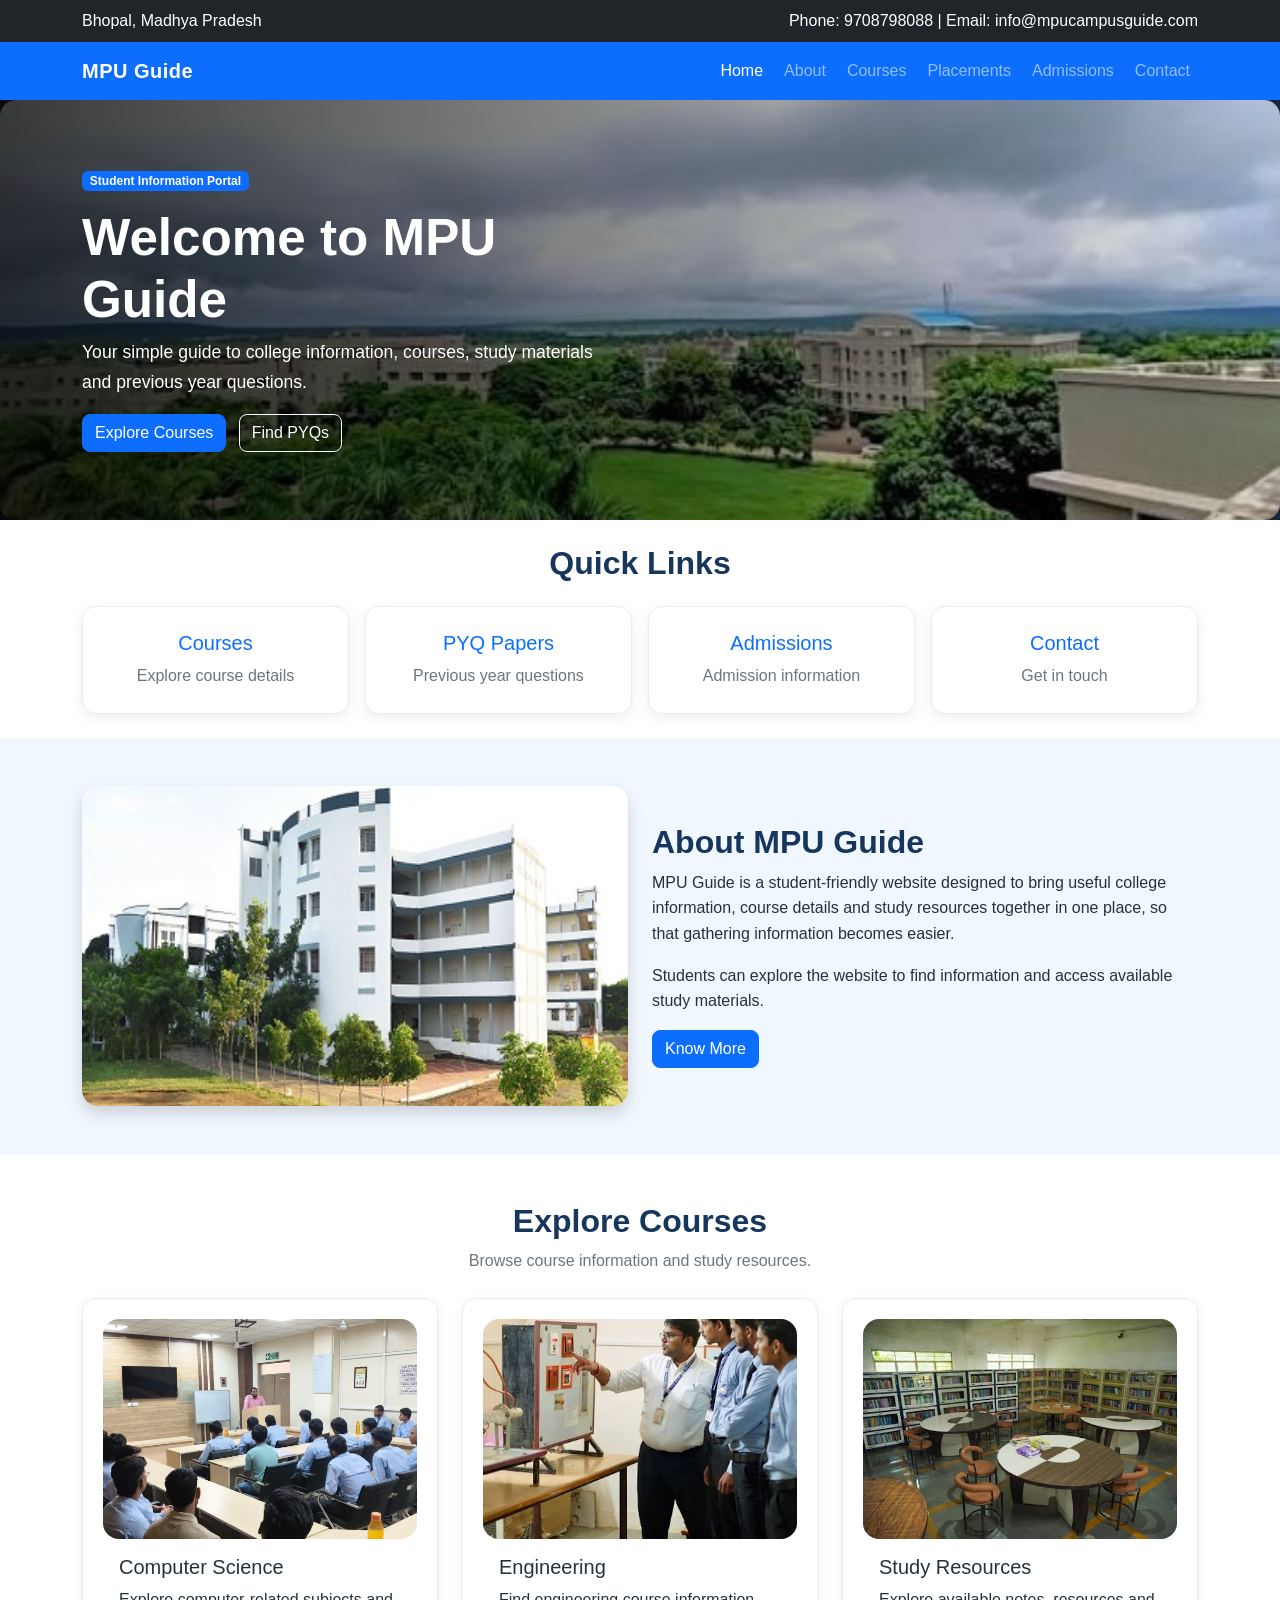
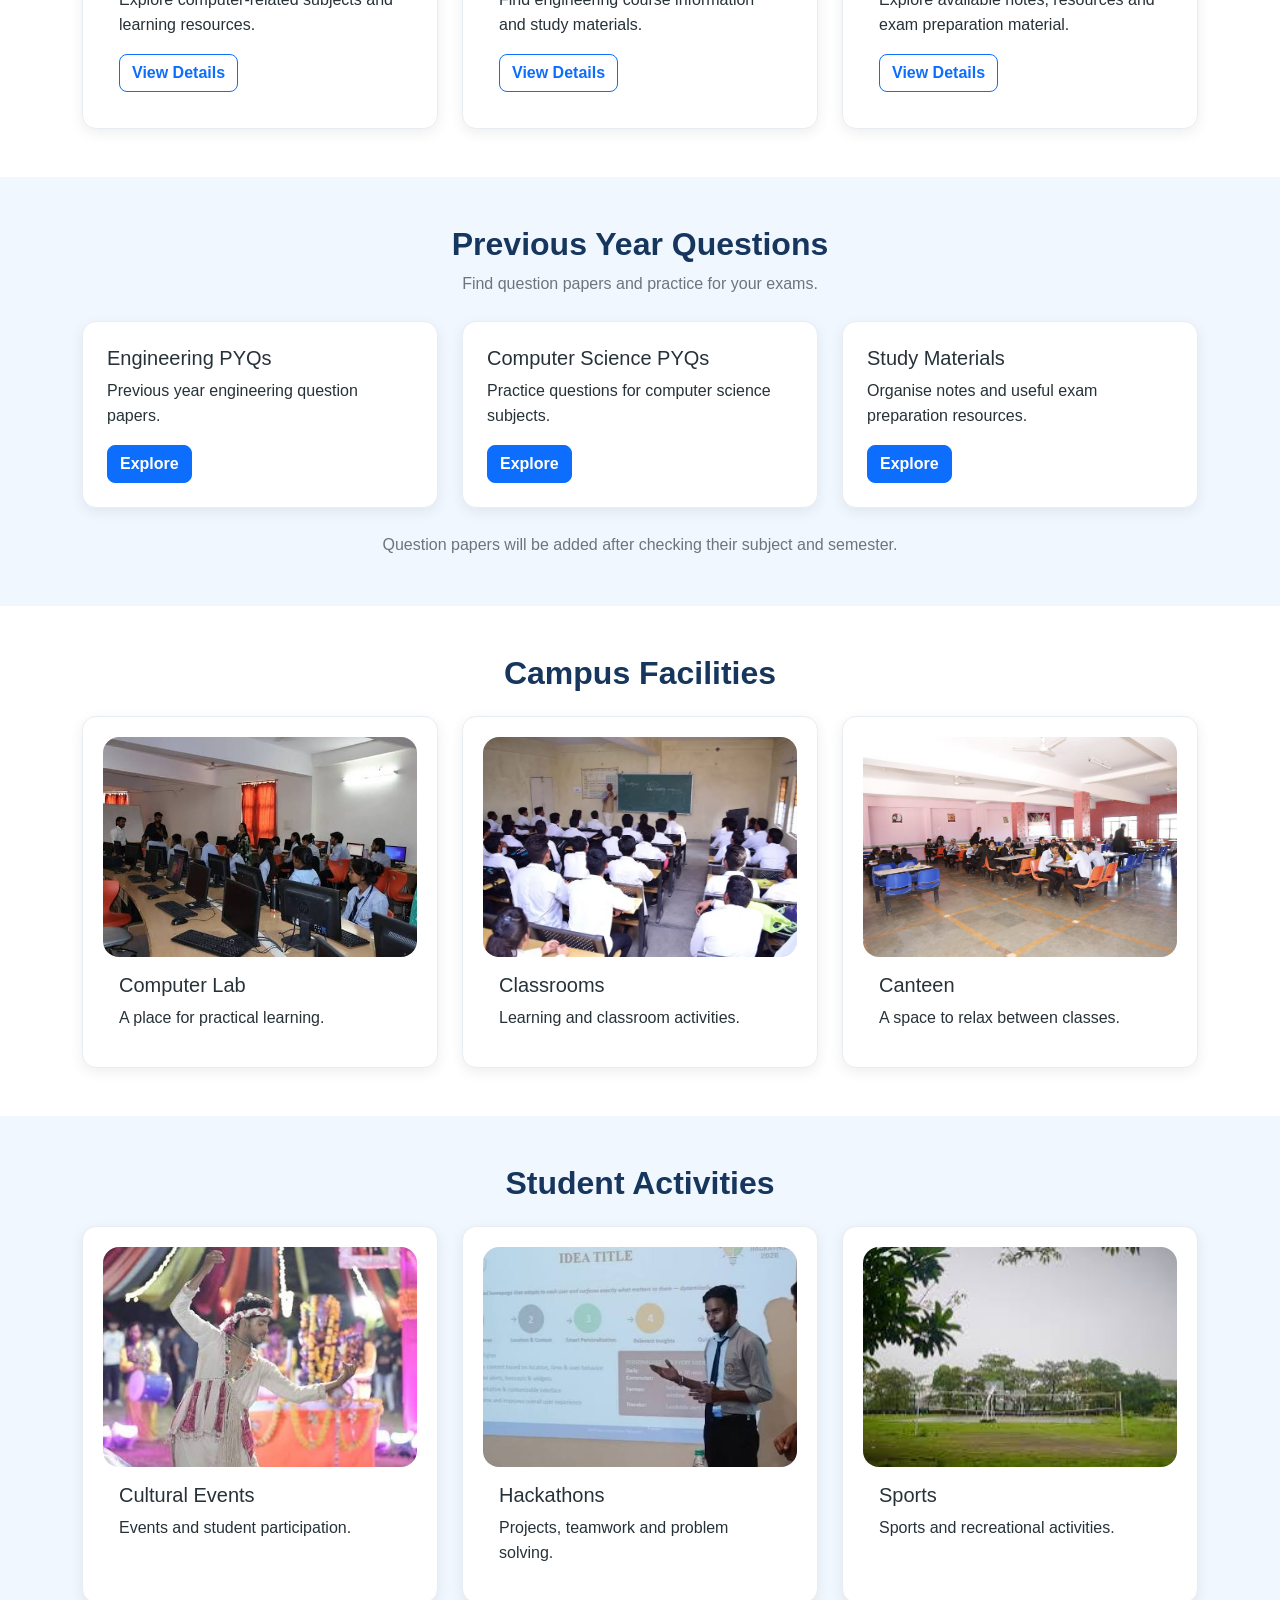
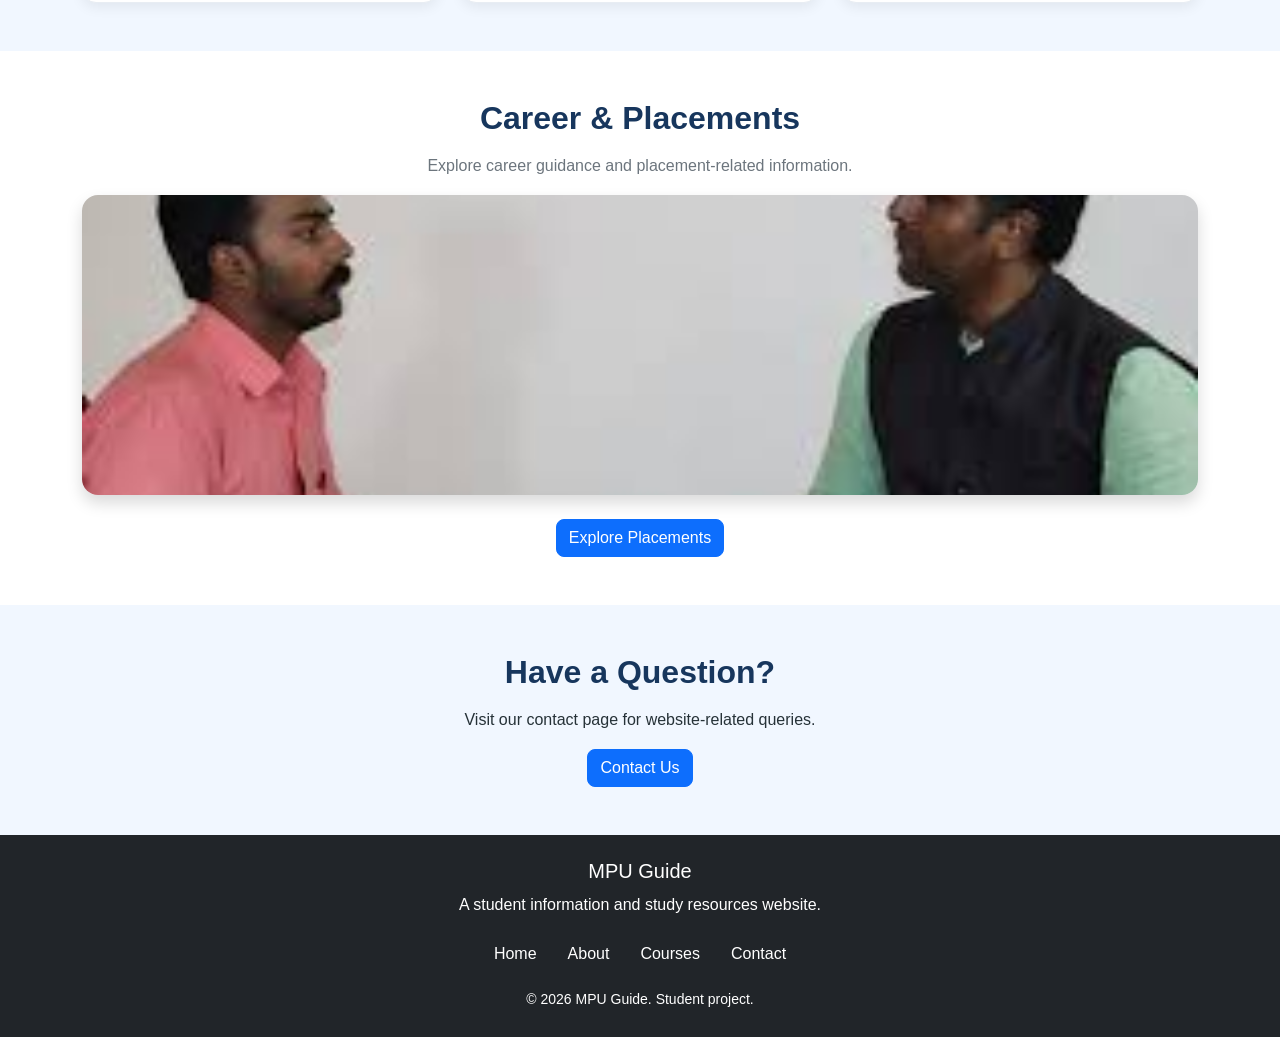
<file: index.html>
<!DOCTYPE html>
<html lang="en">
<head>
  <meta charset="UTF-8">
  <meta name="viewport" content="width=device-width, initial-scale=1.0">
  <title>MPU Guide | Madhyanchal Professional University</title>

  <link href="https://cdn.jsdelivr.net/npm/bootstrap@5.3.3/dist/css/bootstrap.min.css" rel="stylesheet">

  <link rel="stylesheet" href="css/style.css">
</head>
<body>
<!-- Top Bar -->
    <div class="bg-dark text-white py-2">
        <div class="container d-flex justify-content-between flex-wrap">
            <span>Bhopal, Madhya Pradesh</span>
            <span>Phone: 9708798088 | Email: info@mpucampusguide.com</span>
        </div>
    </div>

  <!-- Navigation Bar -->
  <nav class="navbar navbar-expand-lg navbar-dark bg-primary sticky-top">
    <div class="container">
      <a class="navbar-brand fw-bold" href="index.html">MPU Guide</a>

      <button class="navbar-toggler" type="button"
        data-bs-toggle="collapse" data-bs-target="#mainNavbar"
        aria-controls="mainNavbar" aria-expanded="false"
        aria-label="Toggle navigation">
        <span class="navbar-toggler-icon"></span>
      </button>

      <div class="collapse navbar-collapse" id="mainNavbar">
        <ul class="navbar-nav ms-auto">
          <li class="nav-item"><a class="nav-link active" href="index.html">Home</a></li>
          <li class="nav-item"><a class="nav-link" href="about.html">About</a></li>
          <li class="nav-item"><a class="nav-link" href="courses.html">Courses</a></li>
          <li class="nav-item"><a class="nav-link" href="placements.html">Placements</a></li>
          <li class="nav-item"><a class="nav-link" href="admissions.html">Admissions</a></li>
          <li class="nav-item"><a class="nav-link" href="contact.html">Contact</a></li>
        </ul>
      </div>
    </div>
  </nav>
  
<!-- Full Width Campus Hero -->
<section class="campus-hero">
  <img src="campus-aerial.jpg" alt="College Campus" class="hero-image">

  <div class="hero-overlay"></div>

  <div class="container hero-content">
    <span class="badge bg-primary mb-3">Student Information Portal</span>

    <h1>Welcome to MPU Guide</h1>

    <p>
      Your simple guide to college information, courses,
      study materials and previous year questions.
    </p>

    <a href="courses.html" class="btn btn-primary me-2">
      Explore Courses
    </a>

    <a href="#pyq" class="btn btn-outline-light">
      Find PYQs
    </a>
  </div>
</section>

  <!-- Quick Links -->
  <section class="py-4">
    <div class="container">
      <h2 class="text-center fw-bold mb-4">Quick Links</h2>
      <div class="row g-3 text-center">
        <div class="col-6 col-md-3">
          <a href="courses.html" class="content-card d-block text-decoration-none p-4 h-100">
            <h5>Courses</h5>
            <p class="mb-0 text-secondary">Explore course details</p>
          </a>
        </div>
        <div class="col-6 col-md-3">
          <a href="#pyq" class="content-card d-block text-decoration-none p-4 h-100">
            <h5>PYQ Papers</h5>
            <p class="mb-0 text-secondary">Previous year questions</p>
          </a>
        </div>
        <div class="col-6 col-md-3">
          <a href="admissions.html" class="content-card d-block text-decoration-none p-4 h-100">
            <h5>Admissions</h5>
            <p class="mb-0 text-secondary">Admission information</p>
          </a>
        </div>
        <div class="col-6 col-md-3">
          <a href="contact.html" class="content-card d-block text-decoration-none p-4 h-100">
            <h5>Contact</h5>
            <p class="mb-0 text-secondary">Get in touch</p>
          </a>
        </div>
      </div>
    </div>
  </section>

  <!-- About Preview -->
  <section class="py-5 light-section">
    <div class="container">
      <div class="row align-items-center g-4">
        <div class="col-md-6">
          <img src="building.jpg" alt="University Building"
            class="img-fluid rounded-4 shadow w-100"
            style="height:320px; object-fit:cover;">
        </div>
        <div class="col-md-6">
          <h2 class="fw-bold">About MPU Guide</h2>
          <p>
            MPU Guide is a student-friendly website designed to bring
            useful college information, course details and study resources
            together in one place, so that gathering information becomes easier.
          </p>
          <p>
            Students can explore the website to find information
            and access available study materials.
          </p>
          <a href="about.html" class="btn btn-primary">Know More</a>
        </div>
      </div>
    </div>
  </section>

  <!-- Courses -->
  <section class="py-5">
    <div class="container">
      <h2 class="text-center fw-bold mb-2">Explore Courses</h2>
      <p class="text-center text-secondary mb-4">
        Browse course information and study resources.
      </p>

      <div class="row g-4">
        <div class="col-md-4">
          <div class="content-card h-100 overflow-hidden">
            <img src="cse-course.jpg" alt="Computer Science"
              class="w-100" style="height:220px; object-fit:cover;">
            <div class="p-3">
              <h5>Computer Science</h5>
              <p>Explore computer-related subjects and learning resources.</p>
              <a href="courses.html" class="btn btn-outline-primary">View Details</a>
            </div>
          </div>
        </div>

        <div class="col-md-4">
          <div class="content-card h-100 overflow-hidden">
            <img src="electronics-lab.jfif" alt="Engineering Lab"
              class="w-100" style="height:220px; object-fit:cover;">
            <div class="p-3">
              <h5>Engineering</h5>
              <p>Find engineering course information and study materials.</p>
              <a href="courses.html" class="btn btn-outline-primary">View Details</a>
            </div>
          </div>
        </div>

        <div class="col-md-4">
          <div class="content-card h-100 overflow-hidden">
            <img src="library.jfif" alt="College Library"
              class="w-100" style="height:220px; object-fit:cover;">
            <div class="p-3">
              <h5>Study Resources</h5>
              <p>Explore available notes, resources and exam preparation material.</p>
              <a href="courses.html" class="btn btn-outline-primary">View Details</a>
            </div>
          </div>
        </div>
      </div>
    </div>
  </section>

  <!-- Previous Year Questions -->
  <section class="py-5 light-section" id="pyq">
    <div class="container">
      <h2 class="text-center fw-bold mb-2">Previous Year Questions</h2>
      <p class="text-center text-secondary mb-4">
        Find question papers and practice for your exams.
      </p>

      <div class="row g-4">
        <div class="col-md-4">
          <div class="content-card p-4 h-100">
            <h5>Engineering PYQs</h5>
            <p>Previous year engineering question papers.</p>
            <a href="courses.html" class="btn btn-primary">Explore</a>
          </div>
        </div>
        <div class="col-md-4">
          <div class="content-card p-4 h-100">
            <h5>Computer Science PYQs</h5>
            <p>Practice questions for computer science subjects.</p>
            <a href="courses.html" class="btn btn-primary">Explore</a>
          </div>
        </div>
        <div class="col-md-4">
          <div class="content-card p-4 h-100">
            <h5>Study Materials</h5>
            <p>Organise notes and useful exam preparation resources.</p>
            <a href="courses.html" class="btn btn-primary">Explore</a>
          </div>
        </div>
      </div>
      <p class="text-center text-secondary mt-4 mb-0">
        Question papers will be added after checking their subject and semester.
      </p>
    </div>
  </section>

  <!-- Campus Facilities -->
  <section class="py-5">
    <div class="container">
      <h2 class="text-center fw-bold mb-4">Campus Facilities</h2>
      <div class="row g-4">
        <div class="col-md-4">
          <div class="content-card overflow-hidden h-100">
            <img src="computer-lab.jfif" alt="Computer Lab"
              class="w-100" style="height:220px; object-fit:cover;">
            <div class="p-3"><h5>Computer Lab</h5><p class="mb-0">A place for practical learning.</p></div>
          </div>
        </div>
        <div class="col-md-4">
          <div class="content-card overflow-hidden h-100">
            <img src="classroom.webp" alt="Classroom"
              class="w-100" style="height:220px; object-fit:cover;">
            <div class="p-3"><h5>Classrooms</h5><p class="mb-0">Learning and classroom activities.</p></div>
          </div>
        </div>
        <div class="col-md-4">
          <div class="content-card overflow-hidden h-100">
            <img src="canteen.jpg" alt="Canteen"
              class="w-100" style="height:220px; object-fit:cover;">
            <div class="p-3"><h5>Canteen</h5><p class="mb-0">A space to relax between classes.</p></div>
          </div>
        </div>
      </div>
    </div>
  </section>

  <!-- Student Activities -->
  <section class="py-5 light-section">
    <div class="container">
      <h2 class="text-center fw-bold mb-4">Student Activities</h2>
      <div class="row g-4">
        <div class="col-md-4">
          <div class="content-card overflow-hidden h-100">
            <img src="cultural-event.jfif" alt="Cultural Event"
              class="w-100" style="height:220px; object-fit:cover;">
            <div class="p-3"><h5>Cultural Events</h5><p class="mb-0">Events and student participation.</p></div>
          </div>
        </div>
        <div class="col-md-4">
          <div class="content-card overflow-hidden h-100">
            <img src="hackathon.jfif" alt="Hackathon"
              class="w-100" style="height:220px; object-fit:cover;">
            <div class="p-3"><h5>Hackathons</h5><p class="mb-0">Projects, teamwork and problem solving.</p></div>
          </div>
        </div>
        <div class="col-md-4">
          <div class="content-card overflow-hidden h-100">
            <img src="sports-ground.jfif" alt="Sports Ground"
              class="w-100" style="height:220px; object-fit:cover;">
            <div class="p-3"><h5>Sports</h5><p class="mb-0">Sports and recreational activities.</p></div>
          </div>
        </div>
      </div>
    </div>
  </section>

  <!-- Placements Preview -->
  <section class="py-5">
    <div class="container text-center">
      <h2 class="fw-bold mb-3">Career & Placements</h2>
      <p class="text-secondary">
        Explore career guidance and placement-related information.
      </p>
      <img src="placement-interview.jfif" alt="Placement Interview"
        class="img-fluid rounded-4 shadow mb-4"
        style="max-height:300px; width:100%; object-fit:cover;">
      <div>
        <a href="placements.html" class="btn btn-primary">Explore Placements</a>
      </div>
    </div>
  </section>

  <!-- Contact Preview -->
  <section class="py-5 light-section">
    <div class="container text-center">
      <h2 class="fw-bold mb-3">Have a Question?</h2>
      <p>Visit our contact page for website-related queries.</p>
      <a href="contact.html" class="btn btn-primary">Contact Us</a>
    </div>
  </section>

  <!-- Footer -->
  <footer class="site-footer bg-dark text-white py-4">
    <div class="container text-center">
      <h5>MPU Guide</h5>
      <p class="mb-2">A student information and study resources website.</p>
      <div class="footer-links mb-3">
        <a href="index.html" class="text-white mx-2">Home</a>
        <a href="about.html" class="text-white mx-2">About</a>
        <a href="courses.html" class="text-white mx-2">Courses</a>
        <a href="contact.html" class="text-white mx-2">Contact</a>
      </div>
      <small>&copy; 2026 MPU Guide. Student project.</small>
    </div>
  </footer>

  <script src="https://cdn.jsdelivr.net/npm/bootstrap@5.3.3/dist/js/bootstrap.bundle.min.js"></script>

<script>
  const hero = document.querySelector(".campus-hero");

  if (hero) {
    let lastRipple = 0;

    hero.addEventListener("mousemove", function (event) {
      const now = Date.now();

      // Bahut zyada ripples ek saath banne se rokta hai
      if (now - lastRipple < 100) return;
      lastRipple = now;

      const rect = hero.getBoundingClientRect();
      const ripple = document.createElement("span");

      ripple.className = "water-ripple";
      ripple.style.left = (event.clientX - rect.left) + "px";
      ripple.style.top = (event.clientY - rect.top) + "px";

      hero.appendChild(ripple);

      setTimeout(function () {
        ripple.remove();
      }, 1300);
    });
  }
</script>
</body>
</html>
</file>
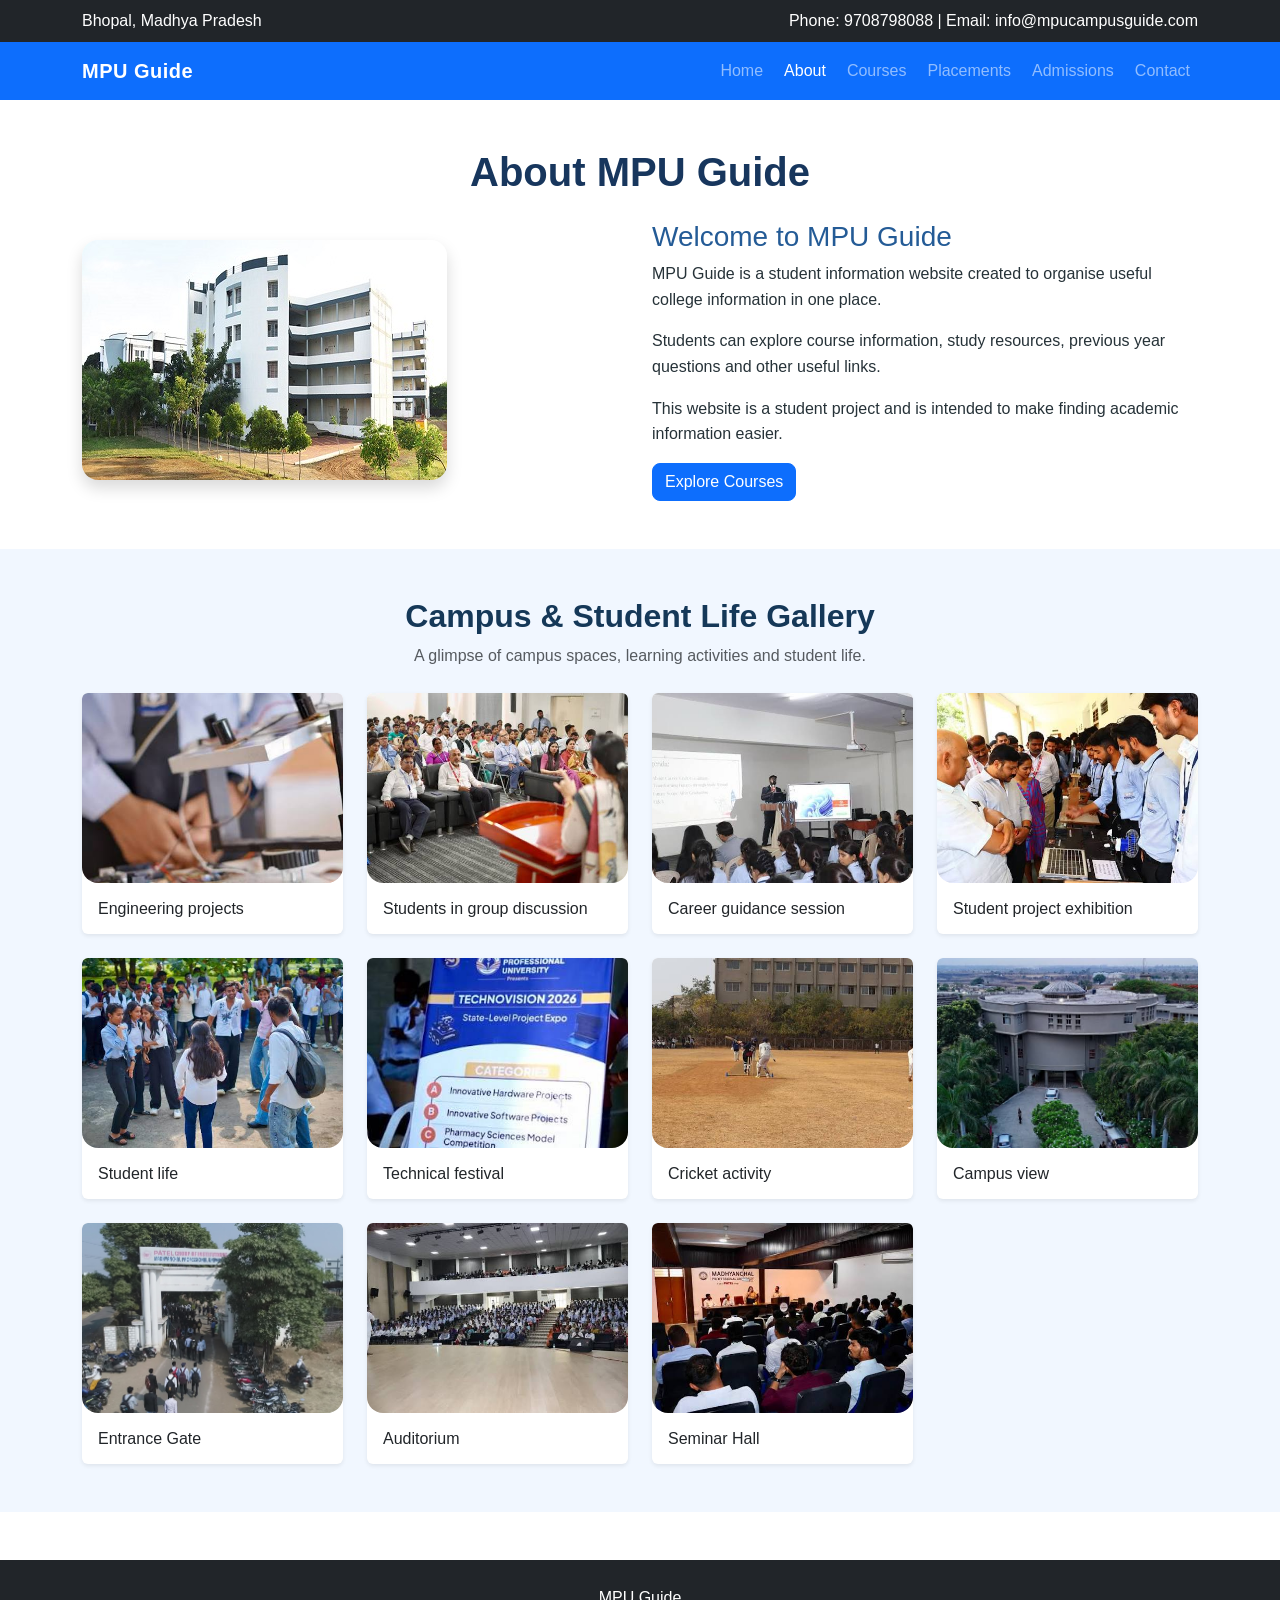
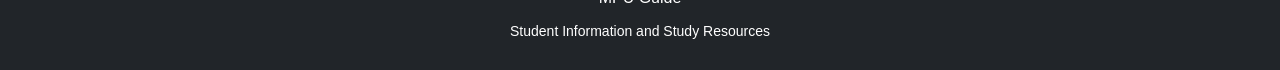
<file: about.html>
<!DOCTYPE html>
<html lang="en">
<head>
  <meta charset="UTF-8">
  <meta name="viewport" content="width=device-width, initial-scale=1.0">
  <title>About | MPU Guide</title>
  <link href="https://cdn.jsdelivr.net/npm/bootstrap@5.3.3/dist/css/bootstrap.min.css" rel="stylesheet">
  <link rel="stylesheet" href="css/style.css">
</head>
<body>
<!-- Top Bar -->
    <div class="bg-dark text-white py-2">
        <div class="container d-flex justify-content-between flex-wrap">
            <span>Bhopal, Madhya Pradesh</span>
            <span>Phone: 9708798088 | Email: info@mpucampusguide.com</span>
        </div>
    </div>

<nav class="navbar navbar-expand-lg navbar-dark bg-primary">
  <div class="container">
    <a class="navbar-brand fw-bold" href="index.html">MPU Guide</a>
    <button class="navbar-toggler" data-bs-toggle="collapse" data-bs-target="#nav">
      <span class="navbar-toggler-icon"></span>
    </button>
    <div class="collapse navbar-collapse" id="nav">
      <ul class="navbar-nav ms-auto">
        <li class="nav-item"><a class="nav-link" href="index.html">Home</a></li>
        <li class="nav-item"><a class="nav-link active" href="about.html">About</a></li>
        <li class="nav-item"><a class="nav-link" href="courses.html">Courses</a></li>
        <li class="nav-item"><a class="nav-link" href="placements.html">Placements</a></li>
        <li class="nav-item"><a class="nav-link" href="admissions.html">Admissions</a></li>
        <li class="nav-item"><a class="nav-link" href="contact.html">Contact</a></li>
      </ul>
    </div>
  </div>
</nav>

<section class="py-5">
  <div class="container">
    <h1 class="text-center fw-bold mb-4">About MPU Guide</h1>
    <div class="row align-items-center g-4">
      <div class="col-md-6">
        <img src="building.jpg" alt="University Building"
             class="img-fluid rounded-4 shadow">
      </div>
      <div class="col-md-6">
        <h3>Welcome to MPU Guide</h3>
        <p>MPU Guide is a student information website created to organise useful college information in one place.</p>
        <p>Students can explore course information, study resources, previous year questions and other useful links.</p>
        <p>This website is a student project and is intended to make finding academic information easier.</p>
        <a href="courses.html" class="btn btn-primary">Explore Courses</a>
      </div>
    </div>
  </div>
</section>


<!-- Photo Gallery: Campus & Facilities -->



<section class="section-padding light-section py-5">
  <div class="container">
    <div class="text-center mb-4">
      <h2 class="section-title">Campus & Student Life Gallery</h2>
      <p class="text-muted">A glimpse of campus spaces, learning activities and student life.</p>
    </div>
    <div class="row g-4">
      <div class="col-6 col-md-4 col-lg-3">
        <div class="card h-100 border-0 shadow-sm overflow-hidden">
          <img src="engineering-projects.jfif" alt="Engineering projects" class="card-img-top" style="height:190px; object-fit:cover;">
          <div class="card-body py-3"><h6 class="card-title mb-0">Engineering projects</h6></div>
        </div>
      </div>
      <div class="col-6 col-md-4 col-lg-3">
        <div class="card h-100 border-0 shadow-sm overflow-hidden">
          <img src="group-discussion.jfif" alt="Students in group discussion" class="card-img-top" style="height:190px; object-fit:cover;">
          <div class="card-body py-3"><h6 class="card-title mb-0">Students in group discussion</h6></div>
        </div>
      </div>
      <div class="col-6 col-md-4 col-lg-3">
        <div class="card h-100 border-0 shadow-sm overflow-hidden">
          <img src="career-guidance.jfif" alt="Career guidance session" class="card-img-top" style="height:190px; object-fit:cover;">
          <div class="card-body py-3"><h6 class="card-title mb-0">Career guidance session</h6></div>
        </div>
      </div>
      <div class="col-6 col-md-4 col-lg-3">
        <div class="card h-100 border-0 shadow-sm overflow-hidden">
          <img src="project-exhibition.jfif" alt="Student project exhibition" class="card-img-top" style="height:190px; object-fit:cover;">
          <div class="card-body py-3"><h6 class="card-title mb-0">Student project exhibition</h6></div>
        </div>
      </div>
      <div class="col-6 col-md-4 col-lg-3">
        <div class="card h-100 border-0 shadow-sm overflow-hidden">
          <img src="student-life.jfif" alt="Student life" class="card-img-top" style="height:190px; object-fit:cover;">
          <div class="card-body py-3"><h6 class="card-title mb-0">Student life</h6></div>
        </div>
      </div>
      <div class="col-6 col-md-4 col-lg-3">
        <div class="card h-100 border-0 shadow-sm overflow-hidden">
          <img src="technical-fest.jfif" alt="Technical festival" class="card-img-top" style="height:190px; object-fit:cover;">
          <div class="card-body py-3"><h6 class="card-title mb-0">Technical festival</h6></div>
        </div>
      </div>
      <div class="col-6 col-md-4 col-lg-3">
        <div class="card h-100 border-0 shadow-sm overflow-hidden">
          <img src="cricket.jfif" alt="Cricket activity" class="card-img-top" style="height:190px; object-fit:cover;">
          <div class="card-body py-3"><h6 class="card-title mb-0">Cricket activity</h6></div>
        </div>
      </div>
      <div class="col-6 col-md-4 col-lg-3">
        <div class="card h-100 border-0 shadow-sm overflow-hidden">
          <img src="campus.jfif" alt="Campus view" class="card-img-top" style="height:190px; object-fit:cover;">
          <div class="card-body py-3"><h6 class="card-title mb-0">Campus view</h6></div>
        </div>
      </div>
      <div class="col-6 col-md-4 col-lg-3">
        <div class="card h-100 border-0 shadow-sm overflow-hidden">
          <img src="entrance-gate.avif" alt="Entrance Gate" class="card-img-top" style="height:190px; object-fit:cover;">
          <div class="card-body py-3"><h6 class="card-title mb-0">Entrance Gate</h6></div>
        </div>
      </div>
      <div class="col-6 col-md-4 col-lg-3">
        <div class="card h-100 border-0 shadow-sm overflow-hidden">
          <img src="auditorium.jfif" alt="Auditorium" class="card-img-top" style="height:190px; object-fit:cover;">
          <div class="card-body py-3"><h6 class="card-title mb-0">Auditorium</h6></div>
        </div>
      </div>
      <div class="col-6 col-md-4 col-lg-3">
        <div class="card h-100 border-0 shadow-sm overflow-hidden">
          <img src="seminar-hall.jfif" alt="Seminar Hall" class="card-img-top" style="height:190px; object-fit:cover;">
          <div class="card-body py-3"><h6 class="card-title mb-0">Seminar Hall</h6></div>
        </div>
      </div>
    </div>
  </div>
</section>

<footer class="site-footer bg-dark text-white text-center py-4 mt-5">
  <div class="container">
    <p class="mb-1">MPU Guide</p>
    <small>Student Information and Study Resources</small>
  </div>
</footer>

<script src="https://cdn.jsdelivr.net/npm/bootstrap@5.3.3/dist/js/bootstrap.bundle.min.js"></script>
</body>
</html>
</file>
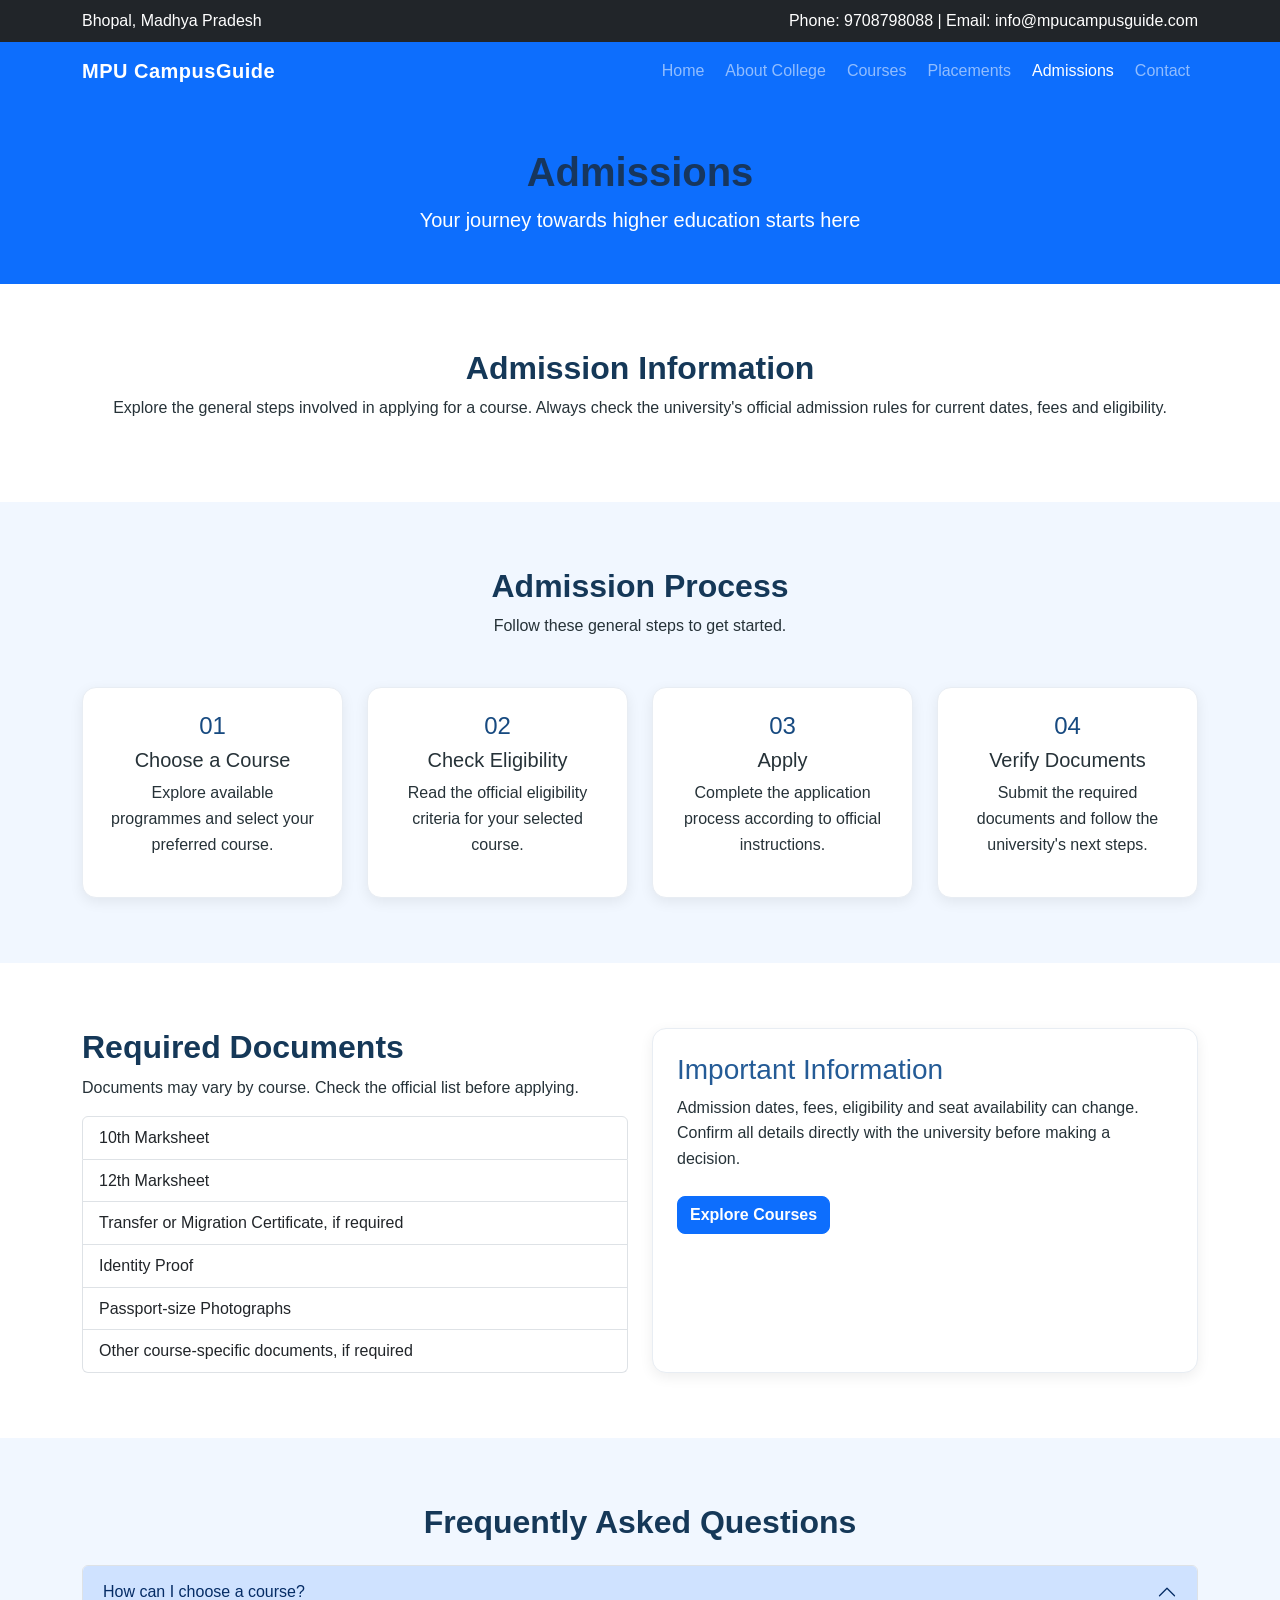
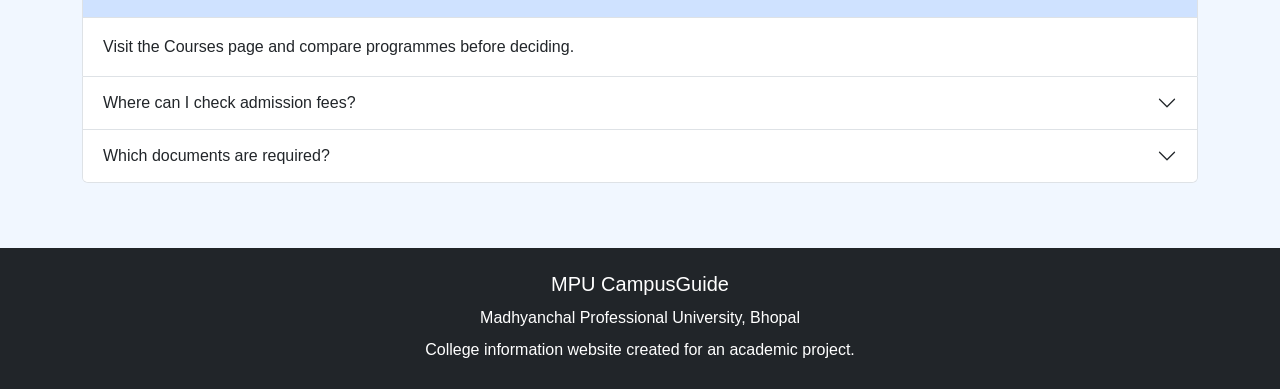
<file: admissions.html>
<!DOCTYPE html>
<html lang="en">
<head>
    <meta charset="UTF-8">
    <meta name="viewport" content="width=device-width, initial-scale=1.0">
    <title>Admissions | MPU CampusGuide</title>

    <link href="https://cdn.jsdelivr.net/npm/bootstrap@5.3.3/dist/css/bootstrap.min.css" rel="stylesheet">
    <link rel="stylesheet" href="css/style.css">
</head>
<body>

    <!-- Top Bar -->
    <div class="bg-dark text-white py-2">
        <div class="container d-flex justify-content-between flex-wrap">
            <span>Bhopal, Madhya Pradesh</span>
            <span>Phone: 9708798088 | Email: info@mpucampusguide.com</span>
        </div>
    </div>

    <!-- Navbar -->
    <nav class="navbar navbar-expand-lg navbar-dark bg-primary">
        <div class="container">
            <a class="navbar-brand fw-bold" href="index.html">MPU CampusGuide</a>

            <button class="navbar-toggler" type="button"
                data-bs-toggle="collapse" data-bs-target="#navbarMenu"
                aria-controls="navbarMenu" aria-expanded="false"
                aria-label="Toggle navigation">
                <span class="navbar-toggler-icon"></span>
            </button>

            <div class="collapse navbar-collapse" id="navbarMenu">
                <ul class="navbar-nav ms-auto">
                    <li class="nav-item"><a class="nav-link" href="index.html">Home</a></li>
                    <li class="nav-item"><a class="nav-link" href="about.html">About College</a></li>
                    <li class="nav-item"><a class="nav-link" href="courses.html">Courses</a></li>
                    <li class="nav-item"><a class="nav-link" href="placements.html">Placements</a></li>
                    <li class="nav-item"><a class="nav-link active" href="admissions.html">Admissions</a></li>
                    <li class="nav-item"><a class="nav-link" href="contact.html">Contact</a></li>
                </ul>
            </div>
        </div>
    </nav>

    <!-- Page Heading -->
    <section class="bg-primary text-white text-center py-5">
        <div class="container">
            <h1 class="fw-bold">Admissions</h1>
            <p class="lead mb-0">Your journey towards higher education starts here</p>
        </div>
    </section>

    <!-- Introduction -->
    <section class="section-padding">
        <div class="container text-center">
            <h2 class="section-title">Admission Information</h2>
            <p>
                Explore the general steps involved in applying for a course.
                Always check the university's official admission rules for
                current dates, fees and eligibility.
            </p>
        </div>
    </section>

    <!-- Admission Process -->
    <section class="light-section section-padding">
        <div class="container">
            <div class="text-center mb-5">
                <h2 class="section-title">Admission Process</h2>
                <p>Follow these general steps to get started.</p>
            </div>

            <div class="row g-4">
                <div class="col-md-3">
                    <div class="content-card h-100 p-4 text-center">
                        <h4>01</h4>
                        <h5>Choose a Course</h5>
                        <p>Explore available programmes and select your preferred course.</p>
                    </div>
                </div>

                <div class="col-md-3">
                    <div class="content-card h-100 p-4 text-center">
                        <h4>02</h4>
                        <h5>Check Eligibility</h5>
                        <p>Read the official eligibility criteria for your selected course.</p>
                    </div>
                </div>

                <div class="col-md-3">
                    <div class="content-card h-100 p-4 text-center">
                        <h4>03</h4>
                        <h5>Apply</h5>
                        <p>Complete the application process according to official instructions.</p>
                    </div>
                </div>

                <div class="col-md-3">
                    <div class="content-card h-100 p-4 text-center">
                        <h4>04</h4>
                        <h5>Verify Documents</h5>
                        <p>Submit the required documents and follow the university's next steps.</p>
                    </div>
                </div>
            </div>
        </div>
    </section>

    <!-- Required Documents -->
    <section class="section-padding">
        <div class="container">
            <div class="row g-4">
                <div class="col-md-6">
                    <h2 class="section-title">Required Documents</h2>
                    <p>Documents may vary by course. Check the official list before applying.</p>

                    <ul class="list-group">
                        <li class="list-group-item">10th Marksheet</li>
                        <li class="list-group-item">12th Marksheet</li>
                        <li class="list-group-item">Transfer or Migration Certificate, if required</li>
                        <li class="list-group-item">Identity Proof</li>
                        <li class="list-group-item">Passport-size Photographs</li>
                        <li class="list-group-item">Other course-specific documents, if required</li>
                    </ul>
                </div>

                <div class="col-md-6">
                    <div class="content-card p-4 h-100">
                        <h3>Important Information</h3>
                        <p>
                            Admission dates, fees, eligibility and seat availability
                            can change. Confirm all details directly with the university
                            before making a decision.
                        </p>
                        <a href="courses.html" class="btn btn-primary mt-2">
                            Explore Courses
                        </a>
                    </div>
                </div>
            </div>
        </div>
    </section>

    <!-- FAQs -->
    <section class="light-section section-padding">
        <div class="container">
            <div class="text-center mb-4">
                <h2 class="section-title">Frequently Asked Questions</h2>
            </div>

            <div class="accordion" id="admissionFAQ">

                <div class="accordion-item">
                    <h2 class="accordion-header">
                        <button class="accordion-button" type="button"
                            data-bs-toggle="collapse" data-bs-target="#faqOne"
                            aria-expanded="true" aria-controls="faqOne">
                            How can I choose a course?
                        </button>
                    </h2>
                    <div id="faqOne" class="accordion-collapse collapse show"
                        data-bs-parent="#admissionFAQ">
                        <div class="accordion-body">
                            Visit the Courses page and compare programmes before deciding.
                        </div>
                    </div>
                </div>

                <div class="accordion-item">
                    <h2 class="accordion-header">
                        <button class="accordion-button collapsed" type="button"
                            data-bs-toggle="collapse" data-bs-target="#faqTwo"
                            aria-expanded="false" aria-controls="faqTwo">
                            Where can I check admission fees?
                        </button>
                    </h2>
                    <div id="faqTwo" class="accordion-collapse collapse"
                        data-bs-parent="#admissionFAQ">
                        <div class="accordion-body">
                            Check the university's official website or contact its admission office.
                        </div>
                    </div>
                </div>

                <div class="accordion-item">
                    <h2 class="accordion-header">
                        <button class="accordion-button collapsed" type="button"
                            data-bs-toggle="collapse" data-bs-target="#faqThree"
                            aria-expanded="false" aria-controls="faqThree">
                            Which documents are required?
                        </button>
                    </h2>
                    <div id="faqThree" class="accordion-collapse collapse"
                        data-bs-parent="#admissionFAQ">
                        <div class="accordion-body">
                            Requirements depend on the course. Confirm the latest list with the university.
                        </div>
                    </div>
                </div>

            </div>
        </div>
    </section>

    <!-- Footer -->
    
<!-- Photo Gallery: Campus Life & Activities -->


<footer class="site-footer bg-dark text-white text-center py-4">
        <div class="container">
            <h5>MPU CampusGuide</h5>
            <p class="mb-1">Madhyanchal Professional University, Bhopal</p>
            <p class="mb-0">College information website created for an academic project.</p>
        </div>
    </footer>

    <script src="https://cdn.jsdelivr.net/npm/bootstrap@5.3.3/dist/js/bootstrap.bundle.min.js"></script>
</body>
</html>
</file>
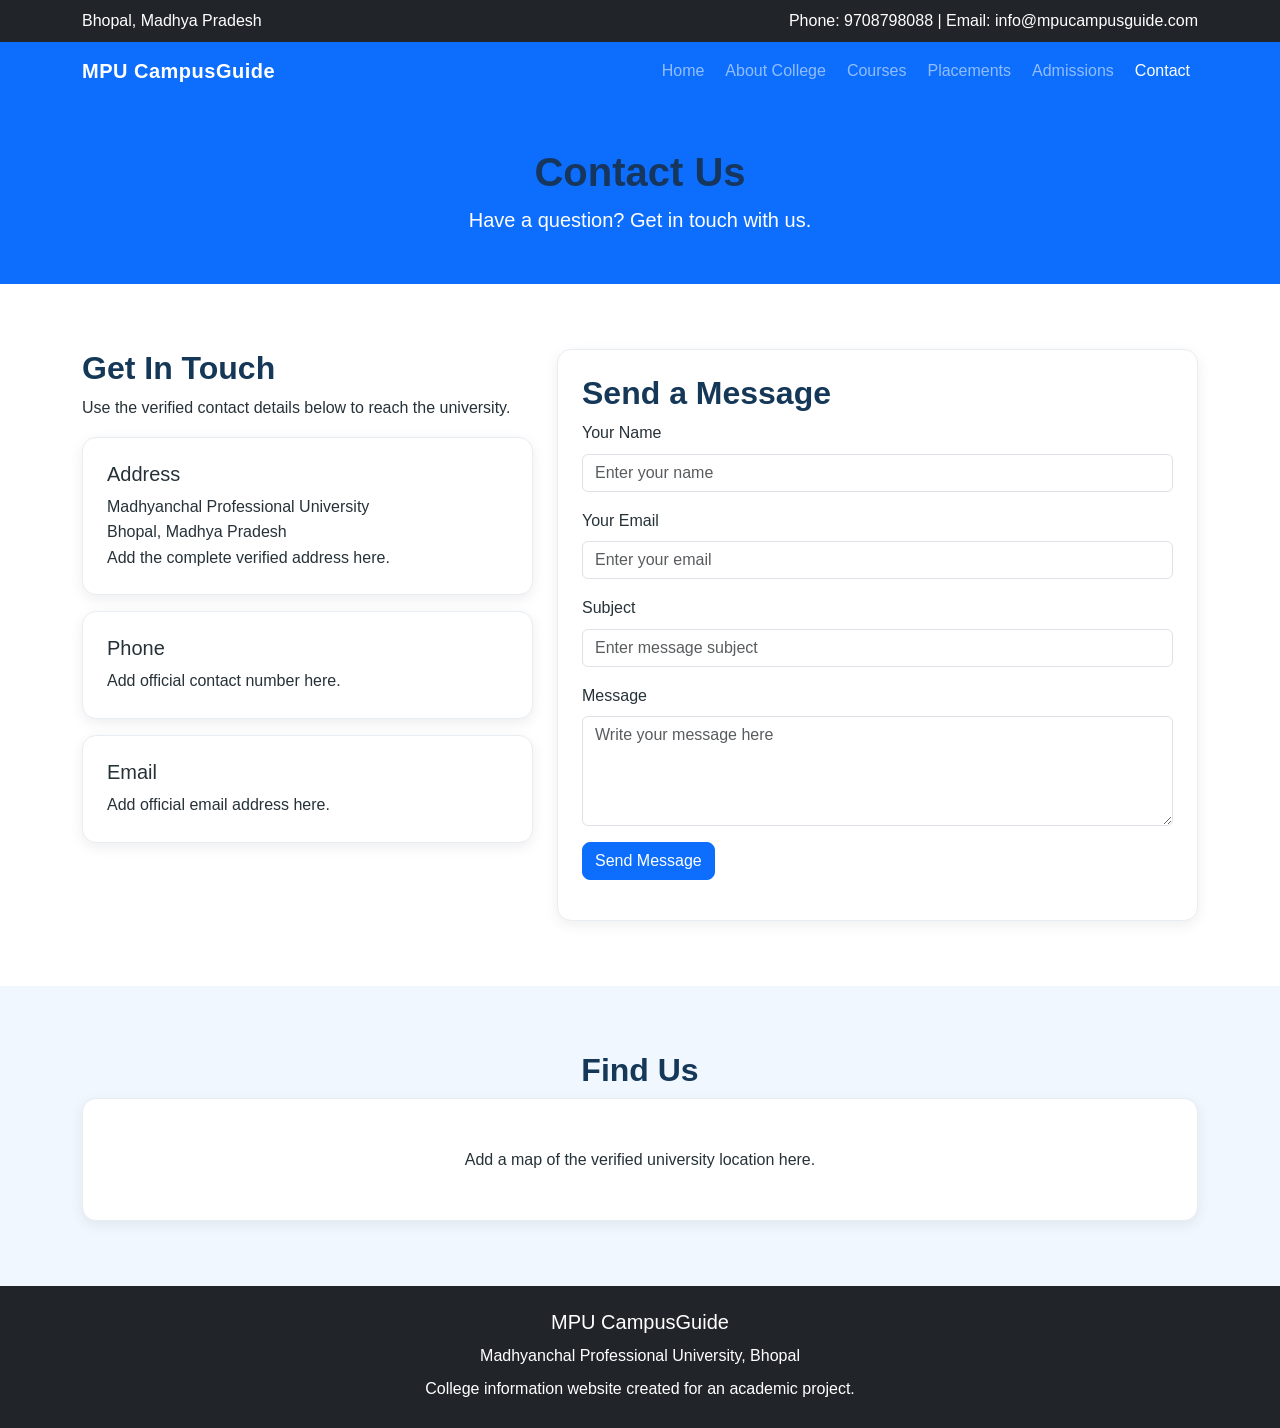
<file: contact.html>
<!DOCTYPE html>
<html lang="en">
<head>
    <meta charset="UTF-8">
    <meta name="viewport" content="width=device-width, initial-scale=1.0">
    <title>Contact Us | MPU CampusGuide</title>

    <link href="https://cdn.jsdelivr.net/npm/bootstrap@5.3.3/dist/css/bootstrap.min.css" rel="stylesheet">
    <link rel="stylesheet" href="css/style.css">
</head>
<body>

    <!-- Top Bar -->
    <div class="bg-dark text-white py-2">
        <div class="container d-flex justify-content-between flex-wrap">
            <span>Bhopal, Madhya Pradesh</span>
            <span>Phone: 9708798088 | Email: info@mpucampusguide.com</span>
        </div>
    </div>

    <!-- Navbar -->
    <nav class="navbar navbar-expand-lg navbar-dark bg-primary">
        <div class="container">
            <a class="navbar-brand fw-bold" href="index.html">MPU CampusGuide</a>

            <button class="navbar-toggler" type="button"
                data-bs-toggle="collapse" data-bs-target="#navbarMenu"
                aria-controls="navbarMenu" aria-expanded="false"
                aria-label="Toggle navigation">
                <span class="navbar-toggler-icon"></span>
            </button>

            <div class="collapse navbar-collapse" id="navbarMenu">
                <ul class="navbar-nav ms-auto">
                    <li class="nav-item"><a class="nav-link" href="index.html">Home</a></li>
                    <li class="nav-item"><a class="nav-link" href="about.html">About College</a></li>
                    <li class="nav-item"><a class="nav-link" href="courses.html">Courses</a></li>
                    <li class="nav-item"><a class="nav-link" href="placements.html">Placements</a></li>
                    <li class="nav-item"><a class="nav-link" href="admissions.html">Admissions</a></li>
                    <li class="nav-item"><a class="nav-link active" href="contact.html">Contact</a></li>
                </ul>
            </div>
        </div>
    </nav>

    <!-- Page Heading -->
    <section class="bg-primary text-white text-center py-5">
        <div class="container">
            <h1 class="fw-bold">Contact Us</h1>
            <p class="lead mb-0">Have a question? Get in touch with us.</p>
        </div>
    </section>

    <!-- Contact Information and Form -->
    <section class="section-padding">
        <div class="container">
            <div class="row g-4">

                <!-- Contact Details -->
                <div class="col-md-5">
                    <h2 class="section-title">Get In Touch</h2>
                    <p>Use the verified contact details below to reach the university.</p>

                    <div class="content-card p-4 mb-3">
                        <h5>Address</h5>
                        <p class="mb-0">
                            Madhyanchal Professional University<br>
                            Bhopal, Madhya Pradesh<br>
                            Add the complete verified address here.
                        </p>
                    </div>

                    <div class="content-card p-4 mb-3">
                        <h5>Phone</h5>
                        <p class="mb-0">Add official contact number here.</p>
                    </div>

                    <div class="content-card p-4">
                        <h5>Email</h5>
                        <p class="mb-0">Add official email address here.</p>
                    </div>
                </div>

                <!-- Contact Form -->
                <div class="col-md-7">
                    <div class="content-card p-4">
                        <h2 class="section-title">Send a Message</h2>

                        <form id="contactForm">
                            <div class="mb-3">
                                <label for="name" class="form-label">Your Name</label>
                                <input type="text" class="form-control"
                                    id="name" placeholder="Enter your name" required>
                            </div>

                            <div class="mb-3">
                                <label for="email" class="form-label">Your Email</label>
                                <input type="email" class="form-control"
                                    id="email" placeholder="Enter your email" required>
                            </div>

                            <div class="mb-3">
                                <label for="subject" class="form-label">Subject</label>
                                <input type="text" class="form-control"
                                    id="subject" placeholder="Enter message subject" required>
                            </div>

                            <div class="mb-3">
                                <label for="message" class="form-label">Message</label>
                                <textarea class="form-control" id="message"
                                    rows="4" placeholder="Write your message here"
                                    required></textarea>
                            </div>

                            <button type="submit" class="btn btn-primary">
                                Send Message
                            </button>

                            <p id="formStatus" class="mt-3 mb-0"></p>
                        </form>
                    </div>
                </div>

            </div>
        </div>
    </section>

    <!-- Map Placeholder -->
    <section class="light-section section-padding">
        <div class="container text-center">
            <h2 class="section-title">Find Us</h2>
            <div class="content-card p-5">
                <p class="mb-0">
                    Add a map of the verified university location here.
                </p>
            </div>
        </div>
    </section>

    <!-- Footer -->
    
<!-- Photo Gallery: Visit the Campus -->


<footer class="site-footer bg-dark text-white text-center py-4">
        <div class="container">
            <h5>MPU CampusGuide</h5>
            <p class="mb-1">Madhyanchal Professional University, Bhopal</p>
            <p class="mb-0">College information website created for an academic project.</p>
        </div>
    </footer>

    <script src="https://cdn.jsdelivr.net/npm/bootstrap@5.3.3/dist/js/bootstrap.bundle.min.js"></script>

    <script>
        document.getElementById("contactForm").addEventListener("submit", function(event) {
            event.preventDefault();

            document.getElementById("formStatus").textContent =
                "This is a demo form. Your message has not been sent.";

            document.getElementById("formStatus").className =
                "mt-3 mb-0 text-primary";

            this.reset();
        });
    </script>

</body>
</html>
</file>
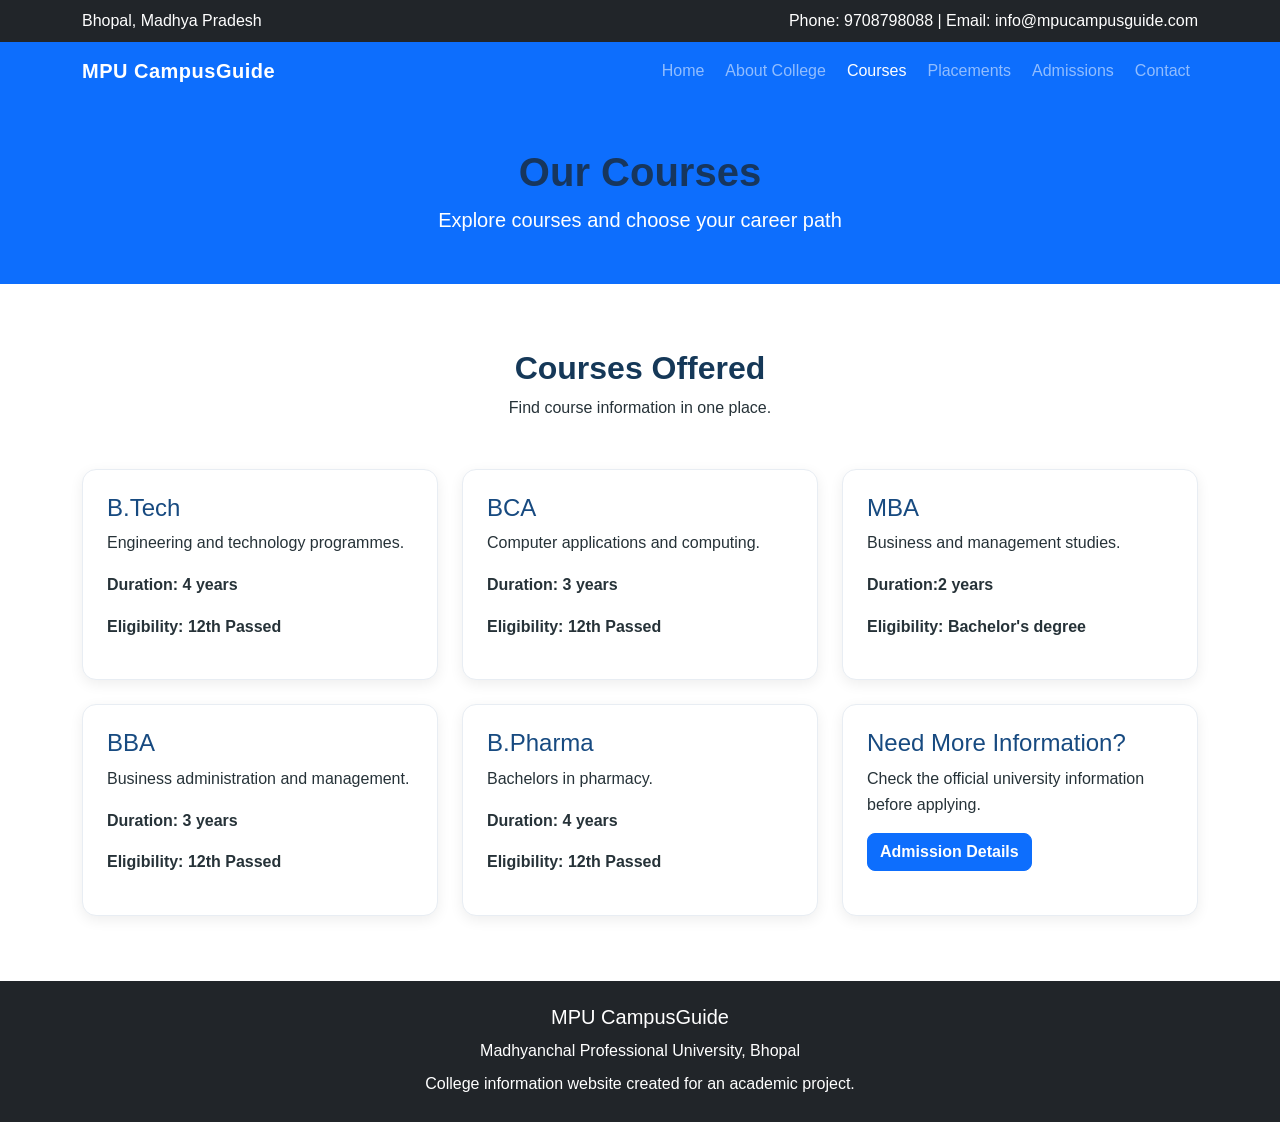
<file: courses.html>
<!DOCTYPE html>
<html lang="en">
<head>
    <meta charset="UTF-8">
    <meta name="viewport" content="width=device-width, initial-scale=1.0">
    <title>Courses | MPU CampusGuide</title>

    <link href="https://cdn.jsdelivr.net/npm/bootstrap@5.3.3/dist/css/bootstrap.min.css" rel="stylesheet">
    <link rel="stylesheet" href="css/style.css">
</head>
<body>

    <!-- Top Bar -->
    <div class="bg-dark text-white py-2">
        <div class="container d-flex justify-content-between flex-wrap">
            <span>Bhopal, Madhya Pradesh</span>
            <span>Phone: 9708798088 | Email: info@mpucampusguide.com</span>
        </div>
    </div>

    <!-- Navbar -->
    <nav class="navbar navbar-expand-lg navbar-dark bg-primary">
        <div class="container">
            <a class="navbar-brand fw-bold" href="index.html">MPU CampusGuide</a>

            <button class="navbar-toggler" type="button"
                data-bs-toggle="collapse" data-bs-target="#navbarMenu"
                aria-controls="navbarMenu" aria-expanded="false"
                aria-label="Toggle navigation">
                <span class="navbar-toggler-icon"></span>
            </button>

            <div class="collapse navbar-collapse" id="navbarMenu">
                <ul class="navbar-nav ms-auto">
                    <li class="nav-item"><a class="nav-link" href="index.html">Home</a></li>
                    <li class="nav-item"><a class="nav-link" href="about.html">About College</a></li>
                    <li class="nav-item"><a class="nav-link active" href="courses.html">Courses</a></li>
                    <li class="nav-item"><a class="nav-link" href="placements.html">Placements</a></li>
                    <li class="nav-item"><a class="nav-link" href="admissions.html">Admissions</a></li>
                    <li class="nav-item"><a class="nav-link" href="contact.html">Contact</a></li>
                </ul>
            </div>
        </div>
    </nav>

    <!-- Page Heading -->
    <section class="bg-primary text-white text-center py-5">
        <div class="container">
            <h1 class="fw-bold">Our Courses</h1>
            <p class="lead mb-0">Explore courses and choose your career path</p>
        </div>
    </section>

    <!-- Courses Section -->
    <section class="section-padding">
        <div class="container">
            <div class="text-center mb-5">
                <h2 class="section-title">Courses Offered</h2>
                <p>Find course information in one place.</p>
            </div>

            <div class="row g-4">

                <div class="col-md-4">
                    <div class="content-card h-100 p-4">
                        <h4>B.Tech</h4>
                        <p>Engineering and technology programmes.</p>
                        <p><strong>Duration: 4 years</strong> </p>
                        <p><strong>Eligibility: 12th Passed</strong> </p>
                    </div>
                </div>

                <div class="col-md-4">
                    <div class="content-card h-100 p-4">
                        <h4>BCA</h4>
                        <p>Computer applications and computing.</p>
                        <p><strong>Duration: 3 years</strong> </p>
                        <p><strong>Eligibility: 12th Passed</strong> </p>
                    </div>
                </div>

                <div class="col-md-4">
                    <div class="content-card h-100 p-4">
                        <h4>MBA</h4>
                        <p>Business and management studies.</p>
                        <p><strong>Duration:2 years </strong> </p>
                        <p><strong>Eligibility: Bachelor's degree</strong> </p>
                    </div>
                </div>

                <div class="col-md-4">
                    <div class="content-card h-100 p-4">
                        <h4>BBA</h4>
                        <p>Business administration and management.</p>
                        <p><strong>Duration: 3 years</strong> </p>
                        <p><strong>Eligibility: 12th Passed</strong> </p>
                    </div>
                </div>

                <div class="col-md-4">
                    <div class="content-card h-100 p-4">
                        <h4>B.Pharma</h4>
                        <p>Bachelors in pharmacy.</p>
                        <p><strong>Duration: 4 years</strong> </p>
                        <p><strong>Eligibility: 12th Passed</strong></p>
                    </div>
                </div>

                <div class="col-md-4">
                    <div class="content-card h-100 p-4">
                        <h4>Need More Information?</h4>
                        <p>Check the official university information before applying.</p>
                        <a href="admissions.html" class="btn btn-primary">Admission Details</a>
                    </div>
                </div>

            </div>
        </div>
    </section>

    <!-- Footer -->
    
<!-- Photo Gallery: Learning & Projects -->


<footer class="site-footer bg-dark text-white text-center py-4">
        <div class="container">
            <h5>MPU CampusGuide</h5>
            <p class="mb-1">Madhyanchal Professional University, Bhopal</p>
            <p class="mb-0">College information website created for an academic project.</p>
        </div>
    </footer>

    <script src="https://cdn.jsdelivr.net/npm/bootstrap@5.3.3/dist/js/bootstrap.bundle.min.js"></script>
</body>
</html>
</file>
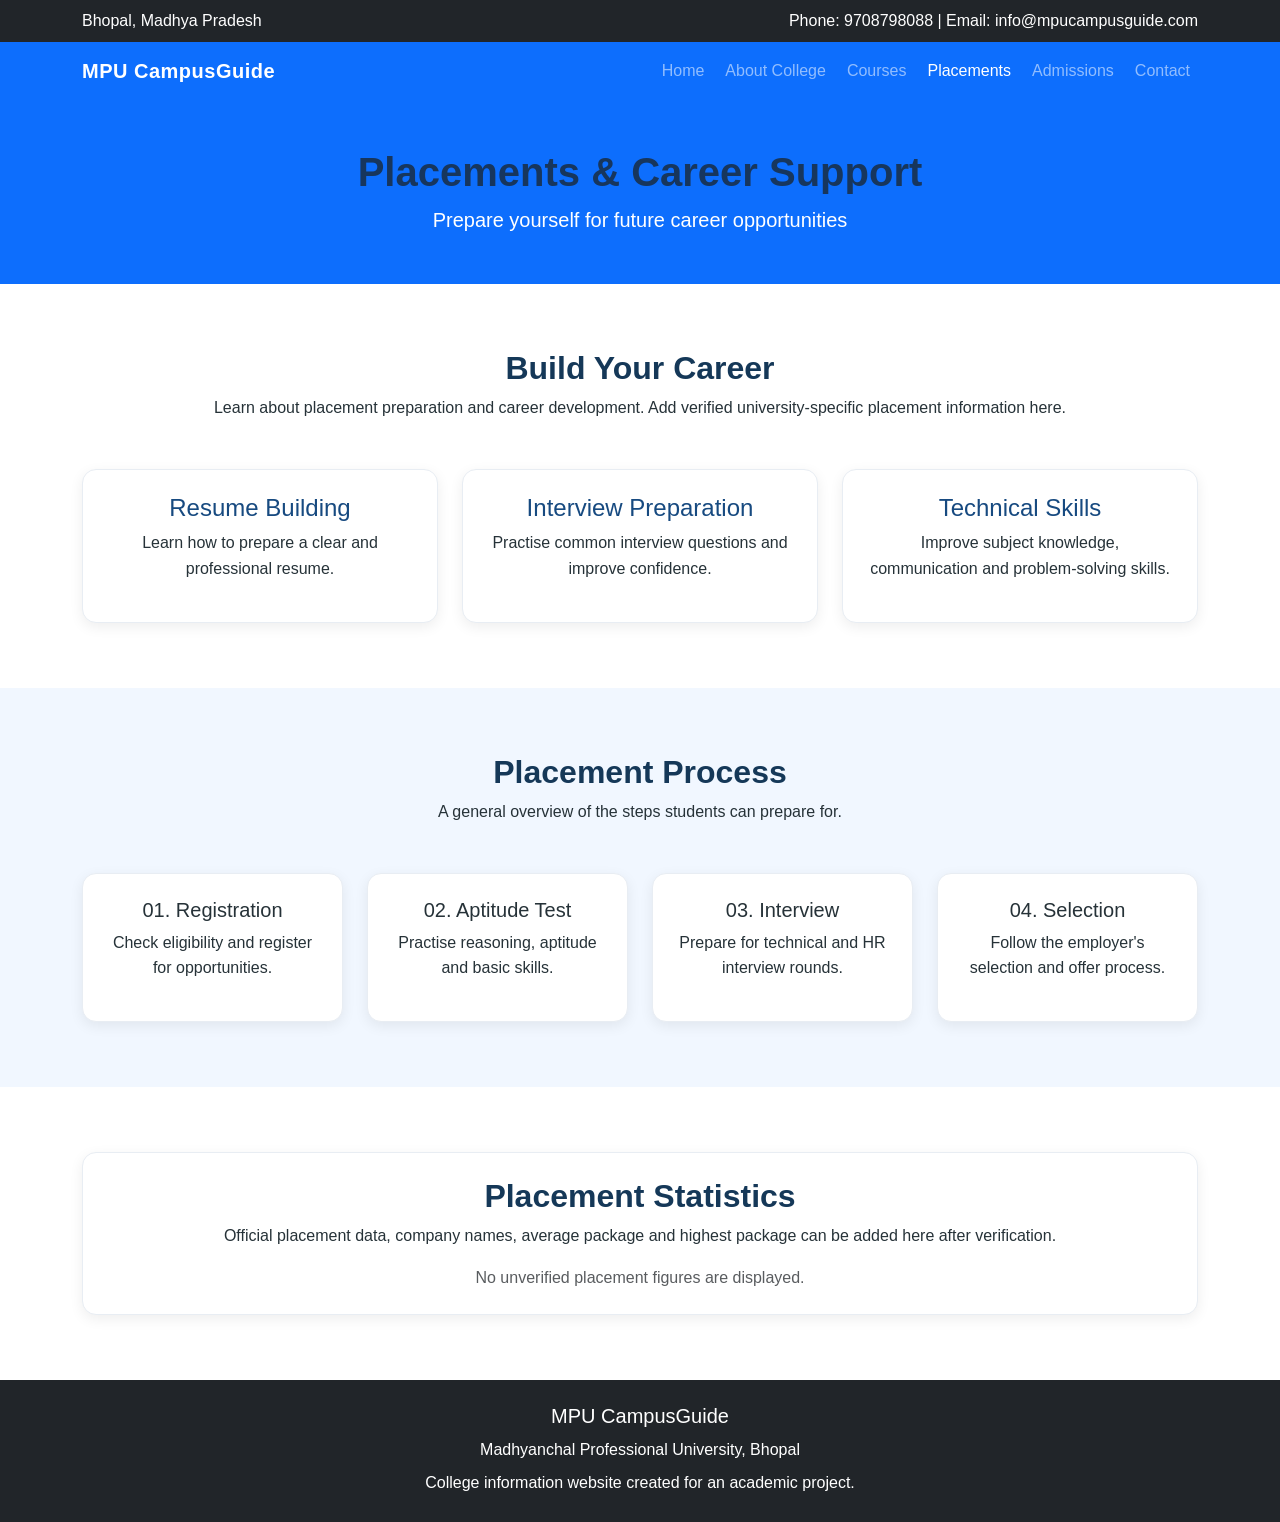
<file: placements.html>
<!DOCTYPE html>
<html lang="en">
<head>
    <meta charset="UTF-8">
    <meta name="viewport" content="width=device-width, initial-scale=1.0">
    <title>Placements | MPU CampusGuide</title>

    <link href="https://cdn.jsdelivr.net/npm/bootstrap@5.3.3/dist/css/bootstrap.min.css" rel="stylesheet">
    <link rel="stylesheet" href="css/style.css">
</head>
<body>

    <!-- Top Bar -->
    <div class="bg-dark text-white py-2">
        <div class="container d-flex justify-content-between flex-wrap">
            <span>Bhopal, Madhya Pradesh</span>
            <span>Phone: 9708798088 | Email: info@mpucampusguide.com</span>
        </div>
    </div>

    <!-- Navbar -->
    <nav class="navbar navbar-expand-lg navbar-dark bg-primary">
        <div class="container">
            <a class="navbar-brand fw-bold" href="index.html">MPU CampusGuide</a>

            <button class="navbar-toggler" type="button"
                data-bs-toggle="collapse" data-bs-target="#navbarMenu"
                aria-controls="navbarMenu" aria-expanded="false"
                aria-label="Toggle navigation">
                <span class="navbar-toggler-icon"></span>
            </button>

            <div class="collapse navbar-collapse" id="navbarMenu">
                <ul class="navbar-nav ms-auto">
                    <li class="nav-item"><a class="nav-link" href="index.html">Home</a></li>
                    <li class="nav-item"><a class="nav-link" href="about.html">About College</a></li>
                    <li class="nav-item"><a class="nav-link" href="courses.html">Courses</a></li>
                    <li class="nav-item"><a class="nav-link active" href="placements.html">Placements</a></li>
                    <li class="nav-item"><a class="nav-link" href="admissions.html">Admissions</a></li>
                    <li class="nav-item"><a class="nav-link" href="contact.html">Contact</a></li>
                </ul>
            </div>
        </div>
    </nav>

    <!-- Heading -->
    <section class="bg-primary text-white text-center py-5">
        <div class="container">
            <h1 class="fw-bold">Placements & Career Support</h1>
            <p class="lead mb-0">Prepare yourself for future career opportunities</p>
        </div>
    </section>

    <!-- Introduction -->
    <section class="section-padding">
        <div class="container">
            <div class="text-center mb-5">
                <h2 class="section-title">Build Your Career</h2>
                <p>
                    Learn about placement preparation and career development.
                    Add verified university-specific placement information here.
                </p>
            </div>

            <div class="row g-4">

                <div class="col-md-4">
                    <div class="content-card h-100 p-4 text-center">
                        <h4>Resume Building</h4>
                        <p>Learn how to prepare a clear and professional resume.</p>
                    </div>
                </div>

                <div class="col-md-4">
                    <div class="content-card h-100 p-4 text-center">
                        <h4>Interview Preparation</h4>
                        <p>Practise common interview questions and improve confidence.</p>
                    </div>
                </div>

                <div class="col-md-4">
                    <div class="content-card h-100 p-4 text-center">
                        <h4>Technical Skills</h4>
                        <p>Improve subject knowledge, communication and problem-solving skills.</p>
                    </div>
                </div>

            </div>
        </div>
    </section>

    <!-- Placement Process -->
    <section class="light-section section-padding">
        <div class="container">
            <div class="text-center mb-5">
                <h2 class="section-title">Placement Process</h2>
                <p>A general overview of the steps students can prepare for.</p>
            </div>

            <div class="row g-4">

                <div class="col-md-3">
                    <div class="content-card h-100 p-4 text-center">
                        <h5>01. Registration</h5>
                        <p>Check eligibility and register for opportunities.</p>
                    </div>
                </div>

                <div class="col-md-3">
                    <div class="content-card h-100 p-4 text-center">
                        <h5>02. Aptitude Test</h5>
                        <p>Practise reasoning, aptitude and basic skills.</p>
                    </div>
                </div>

                <div class="col-md-3">
                    <div class="content-card h-100 p-4 text-center">
                        <h5>03. Interview</h5>
                        <p>Prepare for technical and HR interview rounds.</p>
                    </div>
                </div>

                <div class="col-md-3">
                    <div class="content-card h-100 p-4 text-center">
                        <h5>04. Selection</h5>
                        <p>Follow the employer's selection and offer process.</p>
                    </div>
                </div>

            </div>
        </div>
    </section>

    <!-- Placement Information -->
    <section class="section-padding">
        <div class="container">
            <div class="content-card p-4 text-center">
                <h2 class="section-title">Placement Statistics</h2>
                <p>
                    Official placement data, company names, average package
                    and highest package can be added here after verification.
                </p>
                <p class="text-muted mb-0">
                    No unverified placement figures are displayed.
                </p>
            </div>
        </div>
    </section>

    <!-- Footer -->
    
<!-- Photo Gallery: Career Preparation -->


<footer class="site-footer bg-dark text-white text-center py-4">
        <div class="container">
            <h5>MPU CampusGuide</h5>
            <p class="mb-1">Madhyanchal Professional University, Bhopal</p>
            <p class="mb-0">College information website created for an academic project.</p>
        </div>
    </footer>

    <script src="https://cdn.jsdelivr.net/npm/bootstrap@5.3.3/dist/js/bootstrap.bundle.min.js"></script>
</body>
</html>
</file>
<file: css/style.css>
body {
    font-family: Arial, sans-serif;
    color: #263238;
    margin: 0;
    line-height: 1.6;
}

.top-bar {
    background-color: #102d50;
    font-size: 14px;
}

.main-navbar {
    background-color: #174a80;
}

.navbar-brand {
    letter-spacing: 0.3px;
}

.nav-link {
    margin-left: 5px;
}

.hero-section {
    padding: 75px 0;
    background-color: #f1f6fc;
}

.welcome-label {
    color: #0d6efd;
    font-weight: bold;
    letter-spacing: 1px;
}

.hero-section h1 {
    color: #153858;
}

.campus-image-placeholder {
    min-height: 330px;
    background-color: #dce8f5;
    border: 2px dashed #7c9bbd;
    border-radius: 12px;
    display: flex;
    justify-content: center;
    align-items: center;
    text-align: center;
    padding: 20px;
}

.quick-links-section {
    padding: 25px 0;
    background-color: #ffffff;
}

.quick-link {
    display: block;
    height: 100%;
    padding: 20px 12px;
    text-align: center;
    text-decoration: none;
    color: #153858;
    border: 1px solid #e0e7ef;
    border-radius: 10px;
    transition: 0.3s;
}

.quick-link:hover {
    background-color: #eaf3ff;
    transform: translateY(-3px);
}

.quick-link h5 {
    font-size: 17px;
}

.quick-link p {
    margin-bottom: 0;
    font-size: 14px;
    color: #687786;
}

.section-padding {
    padding: 65px 0;
}

.section-title {
    font-weight: bold;
    color: #153858;
}

.section-description {
    color: #6c757d;
    max-width: 700px;
    margin: 12px auto 25px;
}

.light-section {
    background-color: #f5f8fc;
}

.content-card {
    padding: 25px;
    background-color: #ffffff;
    border: 1px solid #e2e8f0;
    border-radius: 10px;
    box-shadow: 0 3px 10px rgba(0, 0, 0, 0.04);
}

.content-card h4 {
    color: #174a80;
}

.content-card a {
    text-decoration: none;
    font-weight: bold;
}

.facility-card {
    height: 100%;
    padding: 20px 10px;
    text-align: center;
    border: 1px solid #e2e8f0;
    border-radius: 10px;
}

.facility-icon {
    font-size: 32px;
    margin-bottom: 10px;
}

.facility-card h5 {
    color: #174a80;
}

.facility-card p {
    margin-bottom: 0;
    font-size: 14px;
    color: #6c757d;
}

.notice-card {
    padding: 20px;
    background-color: white;
    border-left: 4px solid #0d6efd;
    box-shadow: 0 2px 8px rgba(0, 0, 0, 0.05);
}

.notice-card strong {
    color: #174a80;
}

.contact-section {
    padding: 65px 0;
    background-color: #edf4fb;
}

.contact-card {
    background-color: white;
    padding: 25px;
    border-radius: 10px;
    border: 1px solid #e0e7ef;
}

.contact-card h4 {
    margin-bottom: 20px;
    color: #174a80;
}

.contact-card a {
    overflow-wrap: anywhere;
}

.site-footer {
    padding: 35px 0;
    background-color: #102d50;
    color: white;
}

.footer-links {
    display: flex;
    flex-wrap: wrap;
    justify-content: center;
    gap: 15px;
    margin: 20px 0;
}

.footer-links a {
    color: white;
    text-decoration: none;
}

.footer-links a:hover {
    text-decoration: underline;
}

.site-footer hr {
    border-color: #aab9c9;
}

@media (max-width: 768px) {
    .hero-section {
        padding: 45px 0;
    }

    .hero-section h1 {
        font-size: 34px;
    }

    .campus-image-placeholder {
        min-height: 230px;
    }

    .section-padding,
    .contact-section {
        padding: 45px 0;
    }
}



/* MPU Guide - Home Page Improvements */

html {
  scroll-behavior: smooth;
}

body {
  font-family: Arial, sans-serif;
  color: #263238;
  background-color: #ffffff;
}

.navbar-brand {
  letter-spacing: 0.5px;
}

.navbar .nav-link {
  transition: color 0.3s ease;
}

.navbar .nav-link:hover {
  color: #dbeafe;
}

.content-card {
  background-color: #ffffff;
  border: 1px solid #e8edf3;
  border-radius: 14px;
  box-shadow: 0 4px 12px rgba(0, 0, 0, 0.05);
  transition: transform 0.25s ease, box-shadow 0.25s ease;
}

.content-card:hover {
  transform: translateY(-5px);
  box-shadow: 0 10px 24px rgba(0, 0, 0, 0.10);
}

img {
  max-width: 100%;
}

.content-card img {
  transition: transform 0.35s ease;
}

.content-card:hover img {
  transform: scale(1.03);
}

.btn {
  border-radius: 8px;
}

section {
  scroll-margin-top: 75px;
}

.site-footer a {
  text-decoration: none;
}

.site-footer a:hover {
  text-decoration: underline;
}

@media (max-width: 576px) {
  .display-5 {
    font-size: 2rem;
  }

  section .container {
    padding-left: 18px;
    padding-right: 18px;
  }
}



/* About Page Improvements */

.light-section {
  background-color: #f1f7ff;
}

section h1,
section h2 {
  color: #17365d;
}

section h3 {
  color: #245b96;
}

section img {
  border-radius: 16px;
}

.content-card {
  padding: 20px;
  border-radius: 14px;
  background: white;
  box-shadow: 0 4px 14px rgba(0, 0, 0, 0.07);
  transition: 0.25s ease;
}

.content-card:hover {
  transform: translateY(-4px);
}

.site-footer {
  line-height: 1.8;
}



/* Full-width Campus Hero */

.campus-hero {
  position: relative;
  width: 100%;
  height: 420px;
  overflow: hidden;
  display: flex;
  align-items: center;
  background: #1b2a41;
}

.campus-hero .hero-image {
  position: absolute;
  inset: 0;
  width: 100%;
  height: 100%;
  object-fit: cover;
  object-position: center;
  transition: transform 0.5s ease;
}

.campus-hero:hover .hero-image {
  transform: scale(1.05);
}

.campus-hero .hero-overlay {
  position: absolute;
  inset: 0;
  background: linear-gradient(
    90deg,
    rgba(0, 0, 0, 0.78) 0%,
    rgba(0, 0, 0, 0.48) 45%,
    rgba(0, 0, 0, 0.08) 100%
  );
}

.campus-hero .hero-content {
  position: relative;
  z-index: 1;
  color: white;
}

.campus-hero h1 {
  max-width: 550px;
  color: white;
  font-size: clamp(2rem, 4vw, 3.5rem);
  font-weight: 700;
}

.campus-hero p {
  max-width: 520px;
  font-size: 1.1rem;
  line-height: 1.7;
}

@media (max-width: 576px) {
  .campus-hero {
    height: 380px;
  }

  .campus-hero .hero-overlay {
    background: rgba(0, 0, 0, 0.58);
  }

  .campus-hero p {
    font-size: 1rem;
  }
}



/* Water Ripple Effect */
.campus-hero {
  position: relative;
  overflow: hidden;
  cursor: crosshair;
}

.campus-hero .hero-image {
  transition: transform 0.4s ease;
}

.campus-hero:hover .hero-image {
  transform: scale(1.03);
}

.water-ripple {
  position: absolute;
  width: 20px;
  height: 20px;
  border: 2px solid rgba(255, 255, 255, 0.8);
  border-radius: 50%;
  transform: translate(-50%, -50%);
  pointer-events: none;
  z-index: 2;
  animation: ripple-wave 1.2s ease-out forwards;
}

@keyframes ripple-wave {
  0% {
    width: 10px;
    height: 10px;
    opacity: 0.9;
    border-width: 3px;
  }

  100% {
    width: 180px;
    height: 180px;
    opacity: 0;
    border-width: 1px;
  }
}
</file>
